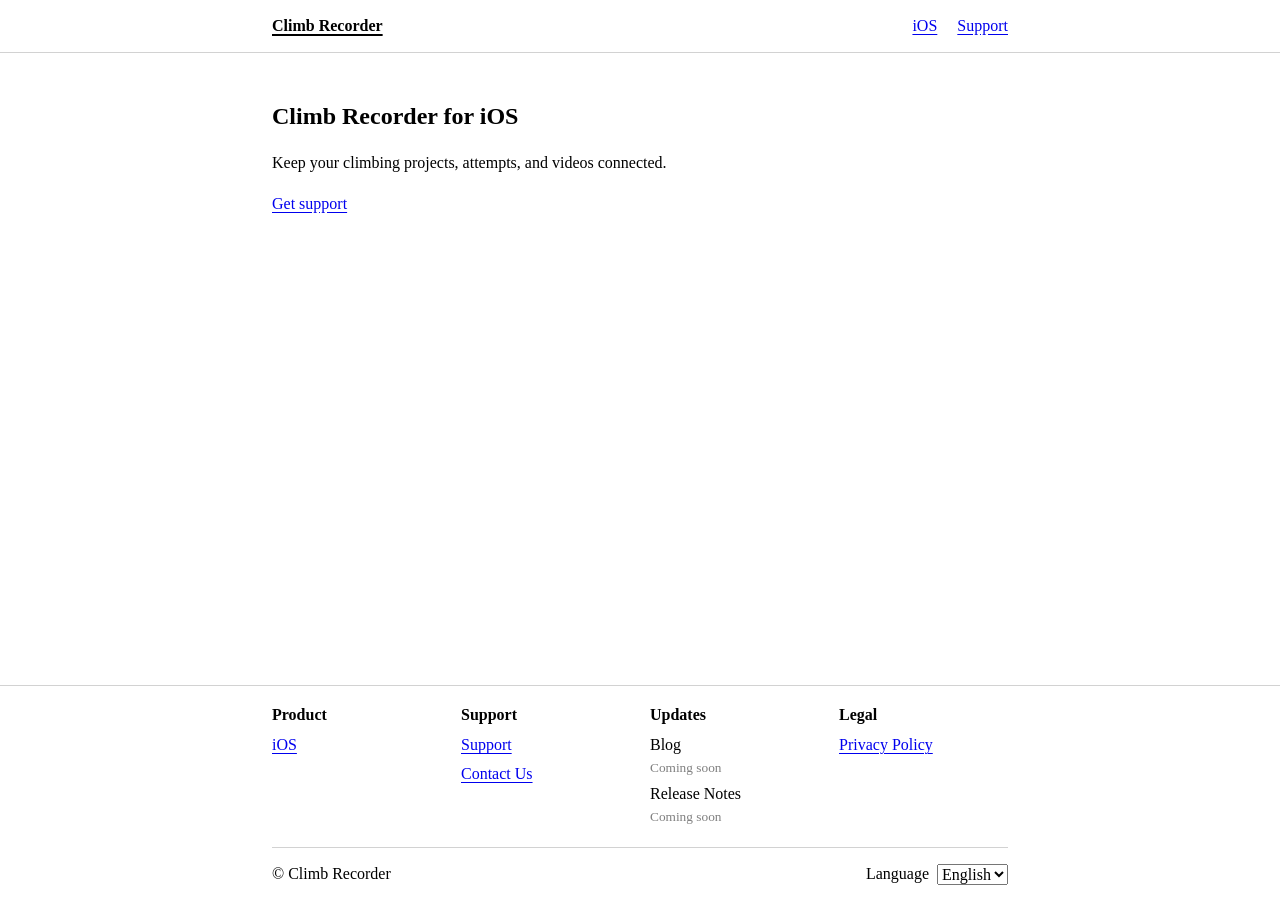
<file: index.html>
<!doctype html>
<html lang="en">
<head>
  <meta charset="utf-8">
  <meta name="viewport" content="width=device-width, initial-scale=1">
  <title>Climb Recorder</title>
  <link rel="stylesheet" href="assets/site.css">
</head>
<body>
  <a class="skip-link" href="#main">Skip to content</a>
  <header class="site-header">
    <nav class="shell site-links" aria-label="Main">
      <a class="site-brand" href="index.html" aria-current="page">Climb Recorder</a>
      <a href="#ios">iOS</a>
      <a href="support/index.html">Support</a>
    </nav>
  </header>
  <main class="shell site-main" id="main">
    <section id="ios" aria-labelledby="ios-title">
      <div>
        <h1 id="ios-title">Climb Recorder for iOS</h1>
        <p>Keep your climbing projects, attempts, and videos connected.</p>
        <p><a href="support/index.html">Get support</a></p>
      </div>
    </section>
  </main>
  <footer class="site-footer">
    <div class="shell">
      <nav class="footer-columns" aria-label="Footer">
        <section>
          <h2>Product</h2>
          <ul role="list"><li><a href="#ios">iOS</a></li></ul>
        </section>
        <section>
          <h2>Support</h2>
          <ul role="list">
            <li><a href="support/index.html">Support</a></li>
            <li><a href="support/index.html#contact">Contact Us</a></li>
          </ul>
        </section>
        <section>
          <h2>Updates</h2>
          <ul role="list">
            <li>Blog <small class="coming-soon">Coming soon</small></li>
            <li>Release Notes <small class="coming-soon">Coming soon</small></li>
          </ul>
        </section>
        <section>
          <h2>Legal</h2>
          <ul role="list"><li><a href="privacy/index.html">Privacy Policy</a></li></ul>
        </section>
      </nav>
      <div class="footer-bottom">
        <span>© Climb Recorder</span>
        <div class="language-choice">
          <label for="site-language">Language</label>
          <select id="site-language" name="language">
            <option value="en" lang="en" selected>English</option>
          </select>
        </div>
      </div>
    </div>
  </footer>
</body>
</html>
</file>
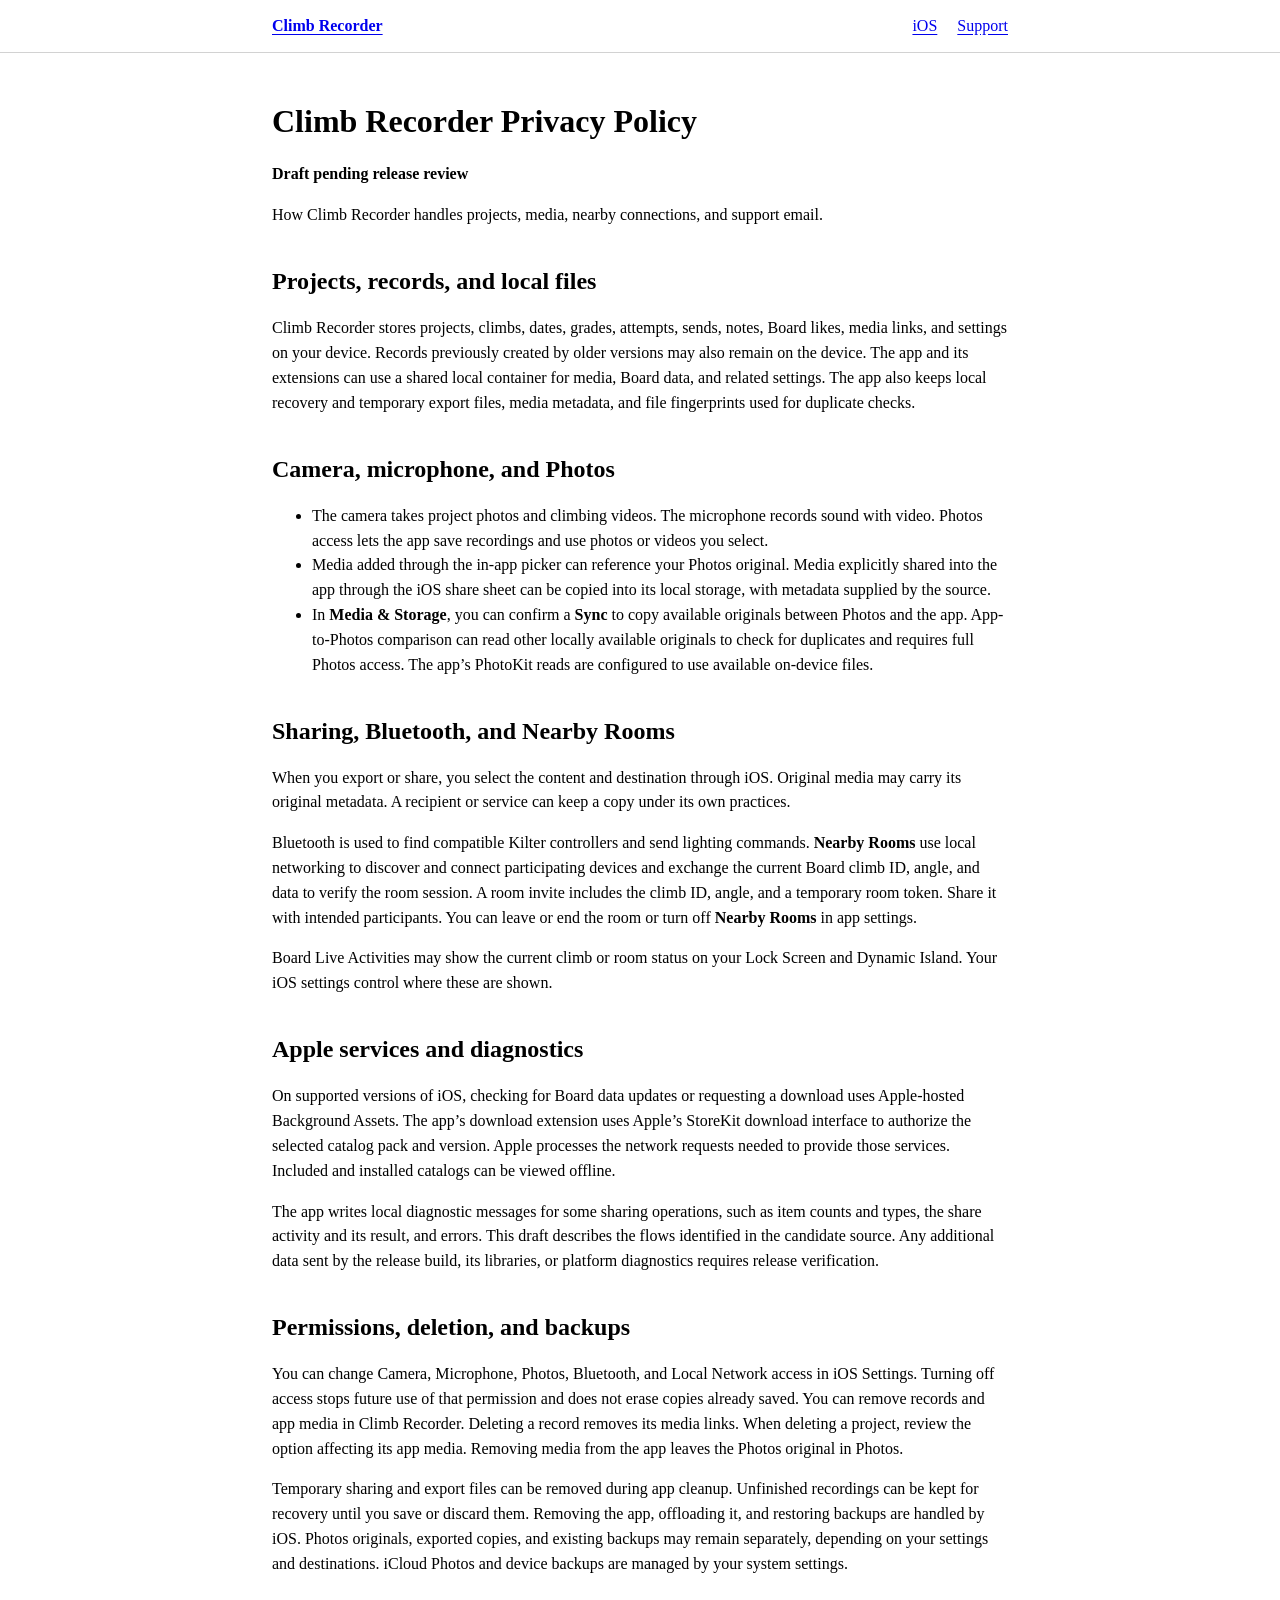
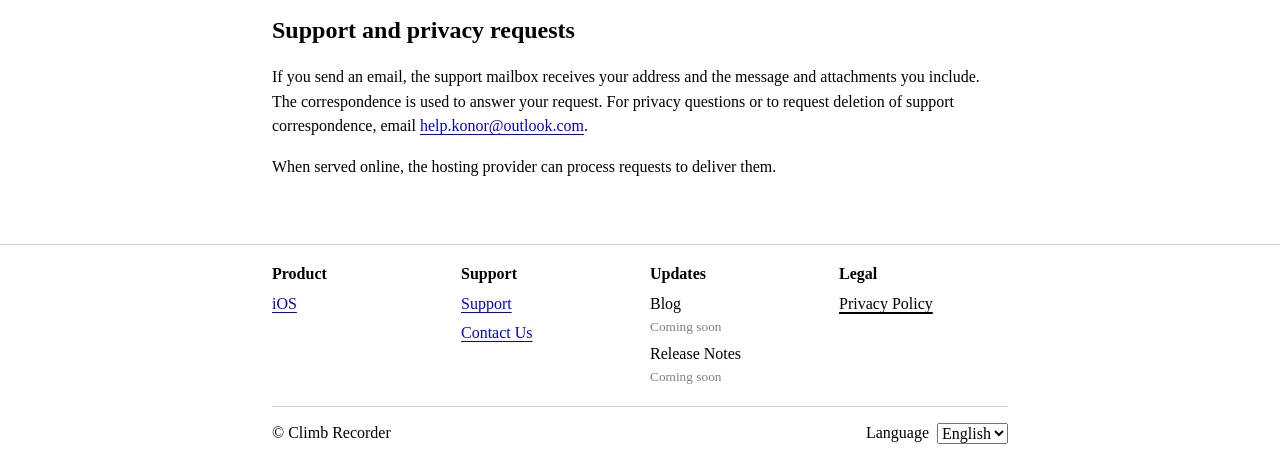
<file: privacy/index.html>
<!doctype html>
<html lang="en">
<head>
  <meta charset="utf-8">
  <meta name="viewport" content="width=device-width, initial-scale=1">
  <title>Climb Recorder Privacy Policy</title>
  <link rel="stylesheet" href="../assets/site.css">
</head>
<body>
  <a class="skip-link" href="#main">Skip to content</a>
  <header class="site-header">
    <nav class="shell site-links" aria-label="Main">
      <a class="site-brand" href="../index.html">Climb Recorder</a>
      <a href="../index.html#ios">iOS</a>
      <a href="../support/index.html">Support</a>
    </nav>
  </header>
  <main class="shell site-main" id="main">
    <h1>Climb Recorder Privacy Policy</h1>
    <p><strong>Draft pending release review</strong></p>
    <p>How Climb Recorder handles projects, media, nearby connections, and support email.</p>
    <section>
      <h2>Projects, records, and local files</h2>
      <p>Climb Recorder stores projects, climbs, dates, grades, attempts, sends, notes, Board likes, media links, and settings on your device. Records previously created by older versions may also remain on the device. The app and its extensions can use a shared local container for media, Board data, and related settings. The app also keeps local recovery and temporary export files, media metadata, and file fingerprints used for duplicate checks.</p>
    </section>
    <section>
      <h2>Camera, microphone, and Photos</h2>
      <ul>
        <li>The camera takes project photos and climbing videos. The microphone records sound with video. Photos access lets the app save recordings and use photos or videos you select.</li>
        <li>Media added through the in-app picker can reference your Photos original. Media explicitly shared into the app through the iOS share sheet can be copied into its local storage, with metadata supplied by the source.</li>
        <li>In <strong>Media &amp; Storage</strong>, you can confirm a <strong>Sync</strong> to copy available originals between Photos and the app. App-to-Photos comparison can read other locally available originals to check for duplicates and requires full Photos access. The app’s PhotoKit reads are configured to use available on-device files.</li>
      </ul>
    </section>
    <section>
      <h2>Sharing, Bluetooth, and Nearby Rooms</h2>
      <p>When you export or share, you select the content and destination through iOS. Original media may carry its original metadata. A recipient or service can keep a copy under its own practices.</p>
      <p>Bluetooth is used to find compatible Kilter controllers and send lighting commands. <strong>Nearby Rooms</strong> use local networking to discover and connect participating devices and exchange the current Board climb ID, angle, and data to verify the room session. A room invite includes the climb ID, angle, and a temporary room token. Share it with intended participants. You can leave or end the room or turn off <strong>Nearby Rooms</strong> in app settings.</p>
      <p>Board Live Activities may show the current climb or room status on your Lock Screen and Dynamic Island. Your iOS settings control where these are shown.</p>
    </section>
    <section>
      <h2>Apple services and diagnostics</h2>
      <p>On supported versions of iOS, checking for Board data updates or requesting a download uses Apple-hosted Background Assets. The app’s download extension uses Apple’s StoreKit download interface to authorize the selected catalog pack and version. Apple processes the network requests needed to provide those services. Included and installed catalogs can be viewed offline.</p>
      <p>The app writes local diagnostic messages for some sharing operations, such as item counts and types, the share activity and its result, and errors. This draft describes the flows identified in the candidate source. Any additional data sent by the release build, its libraries, or platform diagnostics requires release verification.</p>
    </section>
    <section>
      <h2>Permissions, deletion, and backups</h2>
      <p>You can change Camera, Microphone, Photos, Bluetooth, and Local Network access in iOS Settings. Turning off access stops future use of that permission and does not erase copies already saved. You can remove records and app media in Climb Recorder. Deleting a record removes its media links. When deleting a project, review the option affecting its app media. Removing media from the app leaves the Photos original in Photos.</p>
      <p>Temporary sharing and export files can be removed during app cleanup. Unfinished recordings can be kept for recovery until you save or discard them. Removing the app, offloading it, and restoring backups are handled by iOS. Photos originals, exported copies, and existing backups may remain separately, depending on your settings and destinations. iCloud Photos and device backups are managed by your system settings.</p>
    </section>
    <section>
      <h2>Support and privacy requests</h2>
      <p>If you send an email, the support mailbox receives your address and the message and attachments you include. The correspondence is used to answer your request. For privacy questions or to request deletion of support correspondence, email <a href="mailto:help.konor@outlook.com">help.konor@outlook.com</a>.</p>
      <p>When served online, the hosting provider can process requests to deliver them.</p>
    </section>
  </main>
  <footer class="site-footer">
    <div class="shell">
      <nav class="footer-columns" aria-label="Footer">
        <section>
          <h2>Product</h2>
          <ul role="list"><li><a href="../index.html#ios">iOS</a></li></ul>
        </section>
        <section>
          <h2>Support</h2>
          <ul role="list">
            <li><a href="../support/index.html">Support</a></li>
            <li><a href="../support/index.html#contact">Contact Us</a></li>
          </ul>
        </section>
        <section>
          <h2>Updates</h2>
          <ul role="list">
            <li>Blog <small class="coming-soon">Coming soon</small></li>
            <li>Release Notes <small class="coming-soon">Coming soon</small></li>
          </ul>
        </section>
        <section>
          <h2>Legal</h2>
          <ul role="list"><li><a href="../privacy/index.html" aria-current="page">Privacy Policy</a></li></ul>
        </section>
      </nav>
      <div class="footer-bottom">
        <span>© Climb Recorder</span>
        <div class="language-choice">
          <label for="site-language">Language</label>
          <select id="site-language" name="language">
            <option value="en" lang="en" selected>English</option>
          </select>
        </div>
      </div>
    </div>
  </footer>
</body>
</html>
</file>
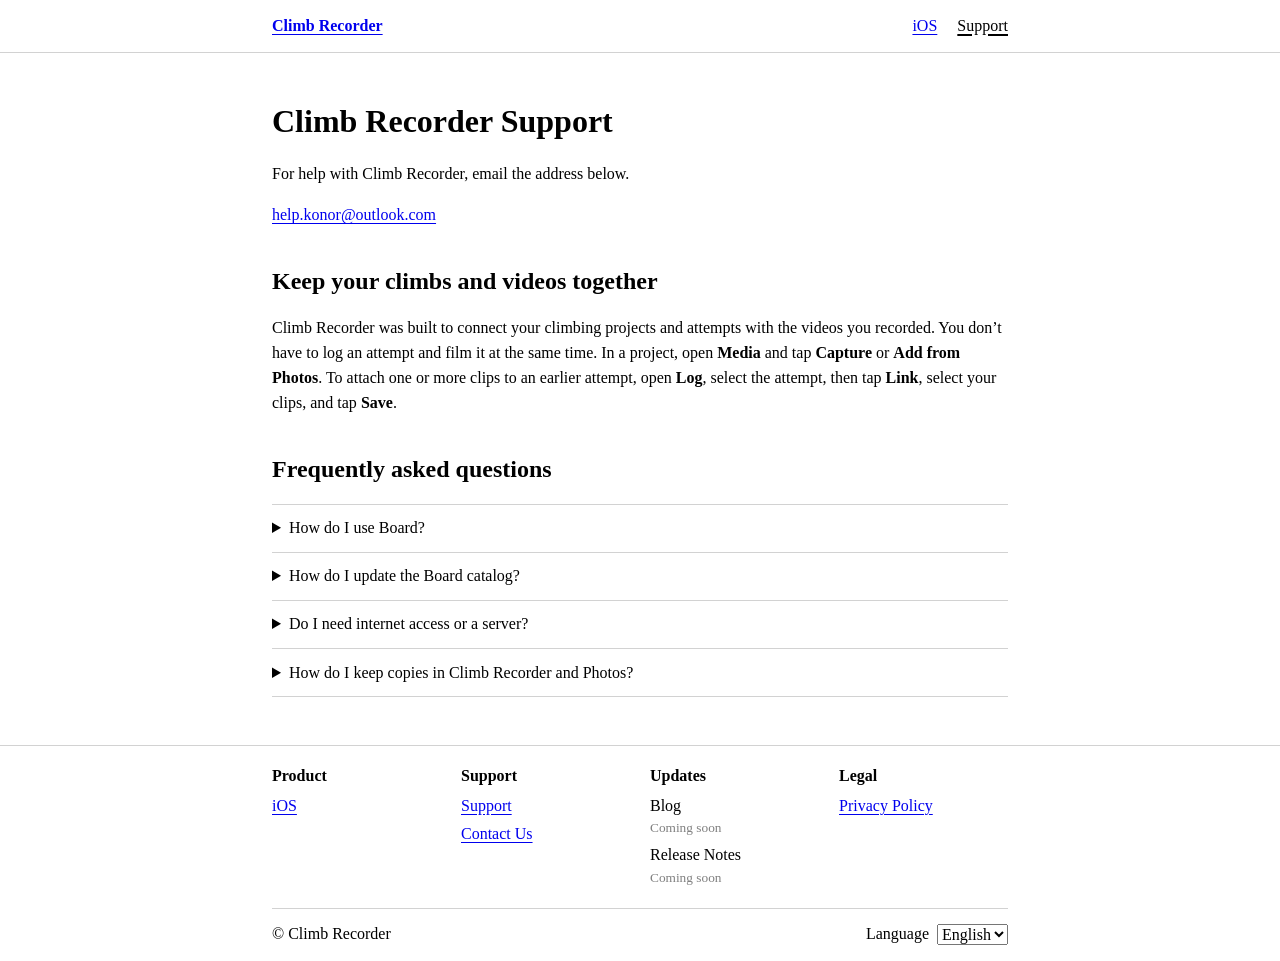
<file: support/index.html>
<!doctype html>
<html lang="en">
<head>
  <meta charset="utf-8">
  <meta name="viewport" content="width=device-width, initial-scale=1">
  <title>Climb Recorder Support</title>
  <link rel="stylesheet" href="../assets/site.css">
</head>
<body>
  <a class="skip-link" href="#main">Skip to content</a>
  <header class="site-header">
    <nav class="shell site-links" aria-label="Main">
      <a class="site-brand" href="../index.html">Climb Recorder</a>
      <a href="../index.html#ios">iOS</a>
      <a href="../support/index.html" aria-current="page">Support</a>
    </nav>
  </header>
  <main class="shell site-main" id="main">
    <h1>Climb Recorder Support</h1>
    <p>For help with Climb Recorder, email the address below.</p>
    <p><a id="contact" href="mailto:help.konor@outlook.com">help.konor@outlook.com</a></p>

    <h2>Keep your climbs and videos together</h2>
    <p>Climb Recorder was built to connect your climbing projects and attempts with the videos you recorded. You don’t have to log an attempt and film it at the same time. In a project, open <strong>Media</strong> and tap <strong>Capture</strong> or <strong>Add from Photos</strong>. To attach one or more clips to an earlier attempt, open <strong>Log</strong>, select the attempt, then tap <strong>Link</strong>, select your clips, and tap <strong>Save</strong>.</p>

    <section class="faq" aria-labelledby="faq-title">
      <h2 id="faq-title">Frequently asked questions</h2>
      <details>
        <summary>How do I use Board?</summary>
        <p>Open <strong>Board</strong> to browse the built-in Kilter catalog. Search by climb name or filter by wall angle. Open a climb and use <strong>Wall Settings</strong> to match your physical wall. If the wall has a compatible Kilter controller, tap <strong>Light Up</strong>. If prompted, tap <strong>Find Nearby Boards</strong> and select your wall, then tap <strong>Light Up</strong> once connected.</p>
      </details>
      <details>
        <summary>How do I update the Board catalog?</summary>
        <p>The included catalog works offline. On iOS 26 or later, go to <strong>Settings → Board Data → Check Updates</strong>, then tap <strong>Update Full</strong> if an update is available. Downloads require internet access and are delivered by Apple. On older iOS versions, keep using the included catalog and wait for an app update that includes newer data. There is no separate server or manual download for older devices.</p>
      </details>
      <details>
        <summary>Do I need internet access or a server?</summary>
        <p>Projects, logs, and video links are stored on your device. Climb Recorder does not use a cloud server to store or sync your projects. Nearby Rooms connect nearby devices over the local network rather than through an internet server.</p>
      </details>
      <details>
        <summary>How do I keep copies in Climb Recorder and Photos?</summary>
        <p><strong>Add from Photos</strong> links to the original in Photos; it does not make a separate app copy. To copy originals already linked to your projects, go to <strong>Settings → Media &amp; Storage → Sync</strong>. Choose <strong>Photos → App</strong> to keep a copy in Climb Recorder, or <strong>App → Photos</strong> to save a copy to your photo library. Tap <strong>Review Missing Files</strong>, then confirm. <strong>App → Photos</strong> requires <strong>Full Access</strong> to Photos. If an original is only in iCloud, download it to your device first.</p>
        <p>Sync copies files without deleting the originals and keeps existing attempt links inside the app. A copy in Photos is a backup of the media, not of the project. Importing that copy later won’t restore the project, log, or attempt links.</p>
      </details>
    </section>
  </main>
  <footer class="site-footer">
    <div class="shell">
      <nav class="footer-columns" aria-label="Footer">
        <section>
          <h2>Product</h2>
          <ul role="list"><li><a href="../index.html#ios">iOS</a></li></ul>
        </section>
        <section>
          <h2>Support</h2>
          <ul role="list">
            <li><a href="../support/index.html">Support</a></li>
            <li><a href="../support/index.html#contact">Contact Us</a></li>
          </ul>
        </section>
        <section>
          <h2>Updates</h2>
          <ul role="list">
            <li>Blog <small class="coming-soon">Coming soon</small></li>
            <li>Release Notes <small class="coming-soon">Coming soon</small></li>
          </ul>
        </section>
        <section>
          <h2>Legal</h2>
          <ul role="list"><li><a href="../privacy/index.html">Privacy Policy</a></li></ul>
        </section>
      </nav>
      <div class="footer-bottom">
        <span>© Climb Recorder</span>
        <div class="language-choice">
          <label for="site-language">Language</label>
          <select id="site-language" name="language">
            <option value="en" lang="en" selected>English</option>
          </select>
        </div>
      </div>
    </div>
  </footer>
</body>
</html>
</file>
<file: assets/site.css>
html { color-scheme: light dark; }
body {
  min-height: 100vh;
  display: flex;
  flex-direction: column;
  margin: 0;
  line-height: 1.55;
  overflow-wrap: anywhere;
}
.shell {
  box-sizing: border-box;
  width: 100%;
  max-width: 48rem;
  margin-inline: auto;
  padding-inline: 1rem;
}
.site-header { border-bottom: 1px solid rgba(127, 127, 127, .35); }
.site-footer { border-top: 1px solid rgba(127, 127, 127, .35); }
.site-main { flex: 1; padding-block: clamp(1.5rem, 5vw, 3rem); }
.site-main h1, .site-main h2 { line-height: 1.25; }
.site-main h1 { margin-top: 0; }
.site-main h2 { margin-top: 1.6em; }
.site-links, .footer-bottom {
  display: flex;
  flex-wrap: wrap;
  align-items: baseline;
  gap: .45rem 1.25rem;
  padding-block: .85rem;
}
.site-brand { margin-inline-end: auto; font-weight: bold; }
.footer-bottom {
  justify-content: space-between;
  border-top: 1px solid rgba(127, 127, 127, .35);
}
a { text-underline-offset: .17em; }
a[aria-current="page"] { color: CanvasText; text-decoration-thickness: .12em; }
a:focus-visible, summary:focus-visible, select:focus-visible, #contact:target {
  outline: 2px solid currentColor;
  outline-offset: 3px;
}
.skip-link {
  position: absolute;
  inset: .5rem auto auto .5rem;
  transform: translateY(calc(-100% - 1rem));
  padding: .25rem .5rem;
  background: Canvas;
}
.skip-link:focus-visible { transform: none; }
#contact { scroll-margin-block: 1rem; }
.footer-columns {
  display: grid;
  grid-template-columns: repeat(2, minmax(0, 1fr));
  gap: 1.25rem;
  padding-block: 1.2rem;
}
@media (min-width: 42rem) {
  .footer-columns { grid-template-columns: repeat(4, minmax(0, 1fr)); }
}
.footer-columns h2 {
  margin: 0 0 .45rem;
  font-size: 1rem;
  line-height: 1.3;
}
.footer-columns ul {
  list-style: none;
  padding: 0;
  margin: 0;
}
.footer-columns li + li { margin-top: .25rem; }
.coming-soon { display: block; color: GrayText; }
.language-choice { display: flex; gap: .5rem; align-items: center; }
.language-choice select { font: inherit; }
.faq details { border-top: 1px solid rgba(127, 127, 127, .35); }
.faq details:last-child { border-bottom: 1px solid rgba(127, 127, 127, .35); }
.faq summary { cursor: pointer; padding-block: .7rem; }
.faq details p { margin-top: 0; }
</file>
